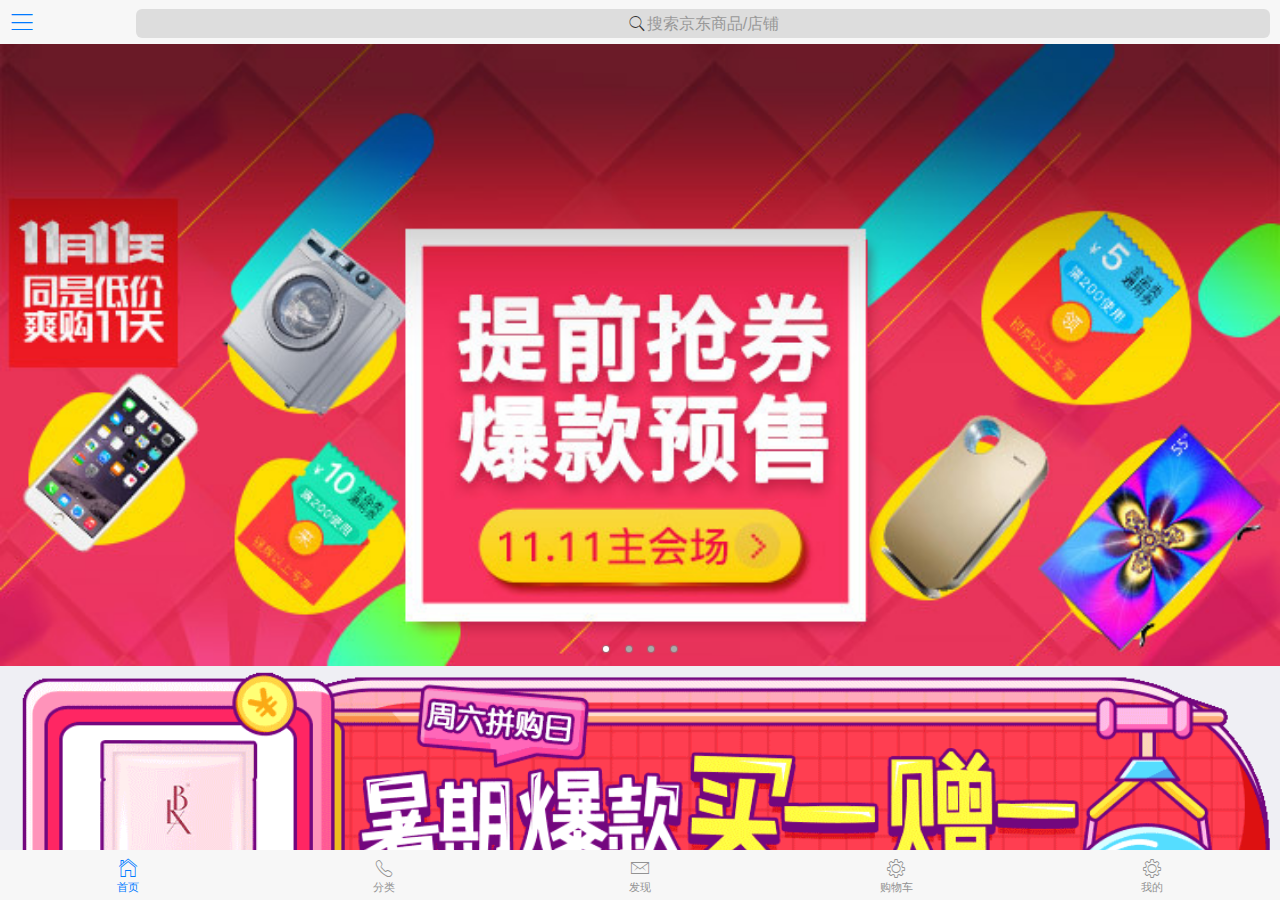
<file: JD_moblie/index.html>
<!doctype html>
<html lang="en">
<head>
	<meta charset="UTF-8" />
	<title>多快好省，购物上京东！</title>
	<meta name="viewport" content="width=device-width,initial-scale=1,minimum-scale=1,maximum-scale=1,user-scalable=no" />
	<link rel="stylesheet" type="text/css" href="css/mui.min.css"/>
	<link rel="shortcut icon" type="text/css" href="favicon.ico"/>
	
	<style type="text/css">
		
		blockquote, body, button, dd, dl, dt, fieldset, form,
				 h1, h2, h3, h4, h5, h6, hr, input, legend, li, ol, p,
				  pre, td, textarea, th, ul {
					margin: 0;
					padding: 0;
					vertical-align: baseline;
				}
				.floor-the-container{
					margin-left:.5rem;
					margin-right:.5rem;
					margin-bottom:.5rem;
					font-size: 0;
				}
				.smart_product{
					background-color: #fff;
					font-size:0;
					padding-bottom: 0;
				}
				.smart_posre{
					position: relative;
				}
				.smart_product_txt{
				box-sizing: border-box;
				height: 31px;
				font-size: 13px;
				overflow: hidden;
				text-overflow: ellipsis;
				display: -webkit-box;
				-webkit-line-clamp: 2;
				-webkit-box-orient: vertical;
				word-break: break-word;
				color: #232326;
				margin-top: 5px;
				line-height: 16px;
				margin-bottom: 3px;
				padding: 0 4px;
				}
				.smart_product_info{
					position:relative;
					height:26px;
					font-size:13px;
					overflow:hidden;
				}
				.similar_product_price{
					color: #f23030;
					display: inline-block;
					padding: 0 5px 0 4px;
					position: relative;
					top: 1px;
					height: 25px;
					line-height: 25px;
				}
				.rec-price-tag {
					border: 1px solid #e4393c;
					color: #e4393c;
					font-size: 10px;
					padding: 0 3px;
					margin-right: 5px;
		}
				.bigprice{font-size: 16px;}
				.guess-button {
					display: block;
					position: absolute;
					top: 0;
					right:5px;
					text-align: center;
					color: #686868;
					font-size: 12px;
					width: 49px;
					height: 24px;
					line-height: 25px;
			}
			.similar_lil{
				float: left;
				width: 50%;
				box-sizing: border-box;
				padding-bottom: 4px;
				padding-right:2px;
				position: relative;
			}
			.similar_lir{
				float: left;
				width: 50%;
				box-sizing: border-box;
				padding-bottom: 4px;
				padding-left:2px;
				position: relative;
			}
		
		
	</style>
</head>
<body>
	<!-- 主界面不动、菜单移动 -->
	<!-- 侧滑导航根容器 -->
	<div class="mui-off-canvas-wrap mui-draggable mui-slide-in">
	  <!-- 菜单容器 -->
	  <div class="mui-inner-wrap">
		<!-- 主页面标题 -->
		<header class="mui-bar mui-bar-nav"> 
			<a class="mui-icon mui-action-menu mui-icon-bars mui-pull-left" href="#offCanvasSide"></a>
		  
		  <div style="width: 90%; margin-top: 0.2rem; height: 100%; float: right;">
			<div class="mui-input-row mui-search">
				<input type="search" class="mui-input-clear" placeholder="搜索京东商品/店铺">
				
			</div> 	
			
		   </div>
		</header>
		
		
		<nav class="mui-bar mui-bar-tab">
			<a class="mui-tab-item mui-active" id="home">
				<span class="mui-icon mui-icon-home"></span>
				<span class="mui-tab-label">首页</span>
			</a>
			<a class="mui-tab-item" href="cal.html" id="cal">
				<span class="mui-icon mui-icon-phone"></span>
				<span class="mui-tab-label">分类</span>
			</a>
			<a class="mui-tab-item" href="more.html" id="more">
				<span class="mui-icon mui-icon-email"></span>
				<span class="mui-tab-label">发现</span>
			</a>
			<a class="mui-tab-item" href="chart.html" id="chart">
				<span class="mui-icon mui-icon-gear"></span>
				<span class="mui-tab-label">购物车</span>
			</a>
			<a class="mui-tab-item">
				<span class="mui-icon mui-icon-gear"></span>
				<span class="mui-tab-label">我的</span>
			</a>
		</nav>
		<div class="mui-content mui-scroll-wrapper">
		  <div class="mui-scroll">
			<!-- 主界面具体展示内容 -->
			<div id="slider" class="mui-slider" >
			  <div class="mui-slider-group mui-slider-loop">
				<!-- 额外增加的一个节点(循环轮播：第一个节点是最后一张轮播) -->
				<div class="mui-slider-item mui-slider-item-duplicate">
				  <a href="#">
					<img src="img/l4.jpg">
				  </a>
				</div>
				<!-- 第一张 -->
				<div class="mui-slider-item">
				  <a href="#">
					<img src="img/l1.jpg">
				  </a>
				</div>
				<!-- 第二张 -->
				<div class="mui-slider-item">
				  <a href="#">
					<img src="img/l2.jpg">
				  </a>
				</div>
				<!-- 第三张 -->
				<div class="mui-slider-item">
				  <a href="#">
					<img src="img/l3.jpg">
				  </a>
				</div>
				<!-- 第四张 -->
				<div class="mui-slider-item">
				  <a href="#">
					<img src="img/l4.jpg">
				  </a>
				</div>
				<!-- 额外增加的一个节点(循环轮播：最后一个节点是第一张轮播) -->
				<div class="mui-slider-item mui-slider-item-duplicate">
				  <a href="#">
					<img src="img/l1.jpg">
				  </a>
				</div>
			  </div>
			  <div class="mui-slider-indicator">
				<div class="mui-indicator mui-active"></div>
				<div class="mui-indicator"></div>
				<div class="mui-indicator"></div>
				<div class="mui-indicator"></div>
			  </div>
			</div>
			
			<div>
				<img style="width: 100%;height: 100%;" src="img/dd1b623aa904b1d0.gif" >
			</div>
			
			
			<ul class="mui-table-view mui-grid-view mui-grid-4">
			<li class="mui-table-view-cell mui-media mui-col-xs-2.4 mui-col-sm-3">
				<a href="#">
					<img style="width: 2rem; height: 2rem;" src="img/01e0e818a7505267.png" >
					<div class="mui-media-body" style="font-size: 10px;">京东超市</div>
				</a>
			</li>
			<li class="mui-table-view-cell mui-media mui-col-xs-2.4 mui-col-sm-3">
				<a href="#">
					<img style="width: 2rem; height: 2rem;" src="img/28cda0a571b4a576.png" >
					<div class="mui-media-body" style="font-size: 10px;" >数码电器</div>
				</a>
			</li>
			<li class="mui-table-view-cell mui-media mui-col-xs-2.4 mui-col-sm-3">
				<a href="#">
					<img style="width: 2rem; height: 2rem;" src="img/65c0cdc1362635fc.png" >
					<div class="mui-media-body" style="font-size: 10px;">京东服饰</div>
				</a>
			</li>
			<li class="mui-table-view-cell mui-media mui-col-xs-2.4 mui-col-sm-3">
				<a href="#">
					<img style="width: 2rem; height: 2rem;" src="img/43ea8051bc50d939.png" >
					<div class="mui-media-body" style="font-size: 10px;">京东生鲜</div>
				</a>
			</li>
			<li class="mui-table-view-cell mui-media mui-col-xs-2.4 mui-col-sm-3">
				<a href="#">
					<img style="width: 2rem; height: 2rem;" src="img/5ae01befN2494769f.png" >
					<div class="mui-media-body" style="font-size: 10px;">京东到家</div>
				</a>
			</li>
			<li class="mui-table-view-cell mui-media mui-col-xs-2.4 mui-col-sm-3">
				<a href="#">
					<img style="width: 2rem; height: 2rem;" src="img/5b03b74eN3541598d.png" >
					<div class="mui-media-body" style="font-size: 10px;">充值缴费</div>
				</a>
			</li>
			<li class="mui-table-view-cell mui-media mui-col-xs-2.4 mui-col-sm-3">
				<a href="#">
					<img style="width: 2rem; height: 2rem;" src="img/5b03fae3N67f78fe3.png" >
					<div class="mui-media-body" style="font-size: 10px;">9.9元拼</div>
				</a>
			</li>
			<li class="mui-table-view-cell mui-media mui-col-xs-2.4 mui-col-sm-3">
				<a href="#">
					<img style="width: 2rem; height: 2rem;" src="img/016033c7ef3e0c6c.png" >
					<div class="mui-media-body" style="font-size: 10px;">海国全球</div>
				</a>
			</li><li class="mui-table-view-cell mui-media mui-col-xs-2.4 mui-col-sm-3">
				<a href="#">
					<img style="width: 2rem; height: 2rem;" src="img/5b03b779N5c0b196f.png" >
					<div class="mui-media-body" style="font-size: 10px;">京东拍卖</div>
				</a>
			</li>
			<li class="mui-table-view-cell mui-media mui-col-xs-2.4 mui-col-sm-3">
				<a href="#">
					<img style="width: 2rem; height: 2rem;" src="img/4792ec307a853e9f.png" >
					<div class="mui-media-body" style="font-size: 10px;">PLUS会员</div>
				</a>
			</li>
				</ul>
			
			<ul class="mui-table-view mui-grid-view">
				<li class="mui-table-view-cell mui-media mui-col-xs-6">
					<a href="#">
						<img class="mui-media-object" src="img/147aad3576c76277_png!q70.png">
						
					</a>
				</li>
				<li class="mui-table-view-cell mui-media mui-col-xs-6">
					<a href="#">
						<img class="mui-media-object" src="img/9c53e25651659d43_png!q70.png">
						
					</a>
				</li>
				
			</ul>
			
			<ul class="mui-table-view mui-grid-view">
				<img style="width: 100%;height: 2rem;" src="img/e1af43a6ea0cb5fa_png!q70.png" > 
				<li class="mui-table-view-cell mui-media mui-col-xs-3">
					<a href="#">
						<div style="
                                                    background: -webkit-linear-gradient(left,#45CAFF,#1471FB);
                                                    background: linear-gradient(90deg, #45CAFF,#1471FB);
                                                    -webkit-background-clip: text;
                                                    color: transparent;" class="mui-media-body">新春势力</div>
						<p style="font-size: .6rem; line-height: .825rem;">新春势力爆料王</p>
						<img class="mui-media-object" src="img/b69fbf56874af00d_jpg!q70.jpg">
						
					</a>
				</li>
				<li class="mui-table-view-cell mui-media mui-col-xs-3">
					<a href="#">
						<div class="mui-media-body"></div>
						<img class="mui-media-object" src="img/14c2bf435584216f_jpg!q70.jpg">
						
					</a>
				</li>
				<li class="mui-table-view-cell mui-media mui-col-xs-3">
					<a href="#">
						<div style="
                                                    background: -webkit-linear-gradient(left,#45CAFF,#1471FB);
                                                    background: linear-gradient(90deg, #45CAFF,#1471FB);
                                                    -webkit-background-clip: text;
                                                    color: transparent;" class="mui-media-body">家居新潮</div>
						<p style="font-size: .6rem; line-height: .825rem;">引领家居新时尚</p>
						<img class="mui-media-object" src="img/5a162e2fNf100162f_jpg!q70.jpg">
						
					</a>
				</li>
				<li class="mui-table-view-cell mui-media mui-col-xs-3">
					<a href="#">
						<div class="mui-media-body"></div>
						<img class="mui-media-object" src="img/a2e42f285225091b_jpg!q70.jpg">
						
					</a>
				</li>
				<li class="mui-table-view-cell mui-media mui-col-xs-3">
					<a href="#">
						<div style="color: rgb(0, 0, 0); background: -webkit-linear-gradient(left,#2AD396,#85BB1F);
                                                                    background: linear-gradient(90deg, #2AD396,#85BB1F);
                                                                    -webkit-background-clip: text;
                                                                    color: transparent;" class="mui-media-body">奶粉辅食</div>
						<p style="font-size: .6rem; line-height: .825rem;">A2爱他美</p>
						<img class="mui-media-object" src="img/8e48faac0df324c1_png!q70.png">
						
					</a>
				</li>
				<li class="mui-table-view-cell mui-media mui-col-xs-3">
					<a href="#">
						<div style=" background: -webkit-linear-gradient(left,#2AD396,#85BB1F);
                                                                    background: linear-gradient(90deg, #2AD396,#85BB1F);
                                                                    -webkit-background-clip: text;
                                                                    color: transparent;" class="mui-media-body">优雅足尖</div>
						<p style="font-size: .6rem; line-height: .825rem;">高挑气质神</p>
						<img class="mui-media-object" src="img/5d6024d3bc989966_jpg!q70.jpg">
						
					</a>
				</li>
				<li class="mui-table-view-cell mui-media mui-col-xs-3">
					<a href="#">
						<div style=" background: -webkit-linear-gradient(left,#2AD396,#85BB1F);
                                                                    background: linear-gradient(90deg, #2AD396,#85BB1F);
                                                                    -webkit-background-clip: text;
                                                                    color: transparent;" class="mui-media-body">唤醒时光</div>
						<p style="font-size: .6rem; line-height: .825rem;">传统厨具</p>
						<img class="mui-media-object" src="img/5cd91104Na585600e_jpg!q70.jpg">
						
					</a>
				</li>
				<li class="mui-table-view-cell mui-media mui-col-xs-3">
					<a href="#">
						<div style=" background: -webkit-linear-gradient(left,#2AD396,#85BB1F);
                                                                    background: linear-gradient(90deg, #2AD396,#85BB1F);
                                                                    -webkit-background-clip: text;
                                                                    color: transparent;" class="mui-media-body">女神进阶</div>
						<p style="font-size: .6rem; line-height: .825rem;">你本来就美</p>
						<img class="mui-media-object" src="img/411d90508ec000cc_jpg!q70.jpg">
						
					</a>
				</li>
				<img style="width: 100%;" src="img/eec779757a34e94d_png!q70.png" >
				<li class="mui-table-view-cell mui-media mui-col-xs-3">
					<a href="#">
						<div style=" background: -webkit-linear-gradient(left,#FF765C,#FF23B3);
                                                                    background: linear-gradient(90deg, #FF765C,#FF23B3);
                                                                    -webkit-background-clip: text;
                                                                    color: transparent;" class="mui-media-body">免息星球</div>
						<p style="font-size: .6rem; line-height: .825rem;">白条免息购</p>
						<img class="mui-media-object" src="img/5ce20cdcNd9cdd972_jpg!q70.jpg">
						
					</a>
				</li>
				<li class="mui-table-view-cell mui-media mui-col-xs-3">
					<a href="#">
						<div style=" background: -webkit-linear-gradient(left,#FF765C,#FF23B3);
                                                                    background: linear-gradient(90deg, #FF765C,#FF23B3);
                                                                    -webkit-background-clip: text;
                                                                    color: transparent;" class="mui-media-body">闪购</div>
						<p style="font-size: .6rem; line-height: .825rem;">品牌特卖</p>
						<img class="mui-media-object" src="img/5b614bf7Nc53c0949_png!q70.png">
						
					</a>
				</li>
				<li class="mui-table-view-cell mui-media mui-col-xs-3">
					<a href="#">
						<div style=" background: -webkit-linear-gradient(left,#FF765C,#FF23B3);
                                                                    background: linear-gradient(90deg, #FF765C,#FF23B3);
                                                                    -webkit-background-clip: text;
                                                                    color: transparent;" class="mui-media-body">品牌秒杀</div>
						<p style="font-size: .6rem; line-height: .825rem;">低价抢大牌</p>
						<img class="mui-media-object" src="img/f8d3a7164d8a4eb3_jpg!q70.jpg">
						
					</a>
				</li>
				<li class="mui-table-view-cell mui-media mui-col-xs-3">
					<a href="#">
						<div style=" background: -webkit-linear-gradient(left,#FF765C,#FF23B3);
                                                                    background: linear-gradient(90deg, #FF765C,#FF23B3);
                                                                    -webkit-background-clip: text;
                                                                    color: transparent;" class="mui-media-body">京东直播</div>
						<p style="font-size: .6rem; line-height: .825rem;">好货即刻买</p>
						<img class="mui-media-object" src="img/8b62a5e086c78d1c_png!q70.png">
						
					</a>
				</li>
				<li class="mui-table-view-cell mui-media mui-col-xs-3">
					<a href="#">
						<div style=" background: -webkit-linear-gradient(left,#FF765C,#FF23B3);
                                                                    background: linear-gradient(90deg, #FF765C,#FF23B3);
                                                                    -webkit-background-clip: text;
                                                                    color: transparent;" class="mui-media-body">排行榜</div>
						<p style="font-size: .6rem; line-height: .825rem;">销量排行...</p>
						<img class="mui-media-object" src="img/13aac3e0bb1b4e55_png!q70.png">
						
					</a>
				</li>
				<li class="mui-table-view-cell mui-media mui-col-xs-3">
					<a href="#">
						<div style=" background: -webkit-linear-gradient(left,#00C2AB,#3E94FF);
                                                                    background: linear-gradient(90deg, #00C2AB,#3E94FF);
                                                                    -webkit-background-clip: text;
                                                                    color: transparent;" class="mui-media-body">拍拍好物</div>
						<p style="font-size: .6rem; line-height: .825rem;">二手优品</p>
						<img class="mui-media-object" src="img/47b686712510d44e_png!q70.png">
						
					</a>
				</li>
				<li class="mui-table-view-cell mui-media mui-col-xs-3">
					<a href="#">
						<div style=" background: -webkit-linear-gradient(left,#FF765C,#FF23B3);
                                                                    background: linear-gradient(90deg, #FF765C,#FF23B3);
                                                                    -webkit-background-clip: text;
                                                                    color: transparent;" class="mui-media-body">新品首发</div>
						<p style="font-size: .6rem; line-height: .825rem;">华为P30</p>
						<img class="mui-media-object" src="img/e48679e904c29d30_jpg!q70.jpg">
						
					</a>
				</li>
				<li class="mui-table-view-cell mui-media mui-col-xs-3">
					<a href="#">
						<div style=" background: -webkit-linear-gradient(left,#2AD396,#85BB1F);
                                                                    background: linear-gradient(90deg, #2AD396,#85BB1F);
                                                                    -webkit-background-clip: text;
                                                                    color: transparent;" class="mui-media-body">发现好货</div>
						<p style="font-size: .6rem; line-height: .825rem;">教你买买买</p>
						<img class="mui-media-object" src="img/4720dc4079dd568b_jpg!q70.jpg">
						
					</a>
				</li>
			</ul>
			<img style="width: 100%;" src="img/88174b36f85283b6.png" >
			<div class="mui-content">
				<div class="floor-the-container">
					<ul>
						<li class="similar_lil">
							<a>
								<div class="smart_product">
									<div class="smart_posre">
										<img style="opacity: 1;width: 149px; height: 149px;" src="img/t1.jpg"/>
									</div>
									<span class="smart_product_txt">
									LS 无线键盘鼠标套装 无线键盘 蓝牙键盘充电 苹果笔记本电脑台式机一体机 静音办公便携小 无线键盘-蓝牙充电款(带iPad卡槽)                         
									</span>
									<p class="smart_product_info">
										<span class="similar_product_price">
											¥&nbsp;
											<span class="bigprice">148</span>
										</span>
										<span class="rec-price-tag">满减</span>
										<span class="guess_button">看相似</span>
									</p>
								</div>
							</a>
						</li>
						
						<li class="similar_lir">
							<a>
								<div class="smart_product">
									<div class="smart_posre">
										<img style="opacity: 1;width: 149px; height: 149px;" src="img/t2.jpg"/>
									</div>
									<span class="smart_product_txt">
									荣耀20 4800万超广角AI四摄 3200W美颜自拍 麒麟Kirin980全网通版8GB+128GB 幻影蓝 移动联通电信4G全面屏                         
									</span>
									<p class="smart_product_info">
										<span class="similar_product_price">
											¥&nbsp;
											<span class="bigprice">2699</span>
										</span>
										<span class="rec-price-tag">新品</span>
										<span class="guess_button">看相似</span>
									</p>
								</div>
							</a>
						</li>
						
						<li class="similar_lil">
							<a>
								<div class="smart_product">
									<div class="smart_posre">
										<img style="opacity: 1;width: 149px; height: 149px;" src="img/t3.jpg"/>
									</div>
									<span class="smart_product_txt">
									GOODSKY电动吸黑头仪器 毛孔清洁黑头吸出器导出黑头美容洁面仪 X7液晶屏黑头仪                         
									</span>
									<p class="smart_product_info">
										<span class="similar_product_price">
											¥&nbsp;
											<span class="bigprice">148</span>
										</span>
										<span class="rec-price-tag">满减</span>
										<span class="guess_button">看相似</span>
									</p>
								</div>
							</a>
						</li>
						<li class="similar_lir">
							<a>
								<div class="smart_product">
									<div class="smart_posre">
										<img style="opacity: 1;width: 149px; height: 149px;" src="img/t4.jpg"/>
									</div>
									<span class="smart_product_txt">
									 小米90分背包经典商务双肩包笔记本电脑包15.6英寸防泼水时尚学生书包 浅灰色                           
									</span>
									<p class="smart_product_info">
										<span class="similar_product_price">
											¥&nbsp;
											<span class="bigprice">123</span>
										</span>
										<span class="rec-price-tag">满减</span>
										<span class="guess_button">看相似</span>
									</p>
								</div>
							</a>
						</li>
						
						<li class="similar_lil">
							<a>
								<div class="smart_product">
									<div class="smart_posre">
										<img style="opacity: 1;width: 149px; height: 149px;" src="img/t1.jpg"/>
									</div>
									<span class="smart_product_txt">
									LS 无线键盘鼠标套装 无线键盘 蓝牙键盘充电 苹果笔记本电脑台式机一体机 静音办公便携小 无线键盘-蓝牙充电款(带iPad卡槽)                         
									</span>
									<p class="smart_product_info">
										<span class="similar_product_price">
											¥&nbsp;
											<span class="bigprice">148</span>
										</span>
										<span class="rec-price-tag">满减</span>
										<span class="guess_button">看相似</span>
									</p>
								</div>
							</a>
						</li>
						
						<li class="similar_lir">
							<a>
								<div class="smart_product">
									<div class="smart_posre">
										<img style="opacity: 1;width: 149px; height: 149px;" src="img/t2.jpg"/>
									</div>
									<span class="smart_product_txt">
									LS 无线键盘鼠标套装 无线键盘 蓝牙键盘充电 苹果笔记本电脑台式机一体机 静音办公便携小 无线键盘-蓝牙充电款(带iPad卡槽)                         
									</span>
									<p class="smart_product_info">
										<span class="similar_product_price">
											¥&nbsp;
											<span class="bigprice">2699</span>
										</span>
										<span class="rec-price-tag">新品</span>
										<span class="guess_button">看相似</span>
									</p>
								</div>
							</a>
						</li>
						<li class="similar_lil">
							<a>
								<div class="smart_product">
									<div class="smart_posre">
										<img style="opacity: 1;width: 149px; height: 149px;" src="img/t1.jpg"/>
									</div>
									<span class="smart_product_txt">
									LS 无线键盘鼠标套装 无线键盘 蓝牙键盘充电 苹果笔记本电脑台式机一体机 静音办公便携小 无线键盘-蓝牙充电款(带iPad卡槽)                         
									</span>
									<p class="smart_product_info">
										<span class="similar_product_price">
											¥&nbsp;
											<span class="bigprice">148</span>
										</span>
										<span class="rec-price-tag">满减</span>
										<span class="guess_button">看相似</span>
									</p>
								</div>
							</a>
						</li>
						
						<li class="similar_lir">
							<a>
								<div class="smart_product">
									<div class="smart_posre">
										<img style="opacity: 1;width: 149px; height: 149px;" src="img/t2.jpg"/>
									</div>
									<span class="smart_product_txt">
									LS 无线键盘鼠标套装 无线键盘 蓝牙键盘充电 苹果笔记本电脑台式机一体机 静音办公便携小 无线键盘-蓝牙充电款(带iPad卡槽)                         
									</span>
									<p class="smart_product_info">
										<span class="similar_product_price">
											¥&nbsp;
											<span class="bigprice">2699</span>
										</span>
										<span class="rec-price-tag">新品</span>
										<span class="guess_button">看相似</span>
									</p>
								</div>
							</a>
						</li>
						<li class="similar_lil">
							<a>
								<div class="smart_product">
									<div class="smart_posre">
										<img style="opacity: 1;width: 149px; height: 149px;" src="img/t1.jpg"/>
									</div>
									<span class="smart_product_txt">
									LS 无线键盘鼠标套装 无线键盘 蓝牙键盘充电 苹果笔记本电脑台式机一体机 静音办公便携小 无线键盘-蓝牙充电款(带iPad卡槽)                         
									</span>
									<p class="smart_product_info">
										<span class="similar_product_price">
											¥&nbsp;
											<span class="bigprice">148</span>
										</span>
										<span class="rec-price-tag">满减</span>
										<span class="guess_button">看相似</span>
									</p>
								</div>
							</a>
						</li>
						
						<li class="similar_lir">
							<a>
								<div class="smart_product">
									<div class="smart_posre">
										<img style="opacity: 1;width: 149px; height: 149px;" src="img/t2.jpg"/>
									</div>
									<span class="smart_product_txt">
									LS 无线键盘鼠标套装 无线键盘 蓝牙键盘充电 苹果笔记本电脑台式机一体机 静音办公便携小 无线键盘-蓝牙充电款(带iPad卡槽)                         
									</span>
									<p class="smart_product_info">
										<span class="similar_product_price">
											¥&nbsp;
											<span class="bigprice">2699</span>
										</span>
										<span class="rec-price-tag">新品</span>
										<span class="guess_button">看相似</span>
									</p>
								</div>
							</a>
						</li>
					</ul>
				</div>
			</div>
			
		  </div>
		</div>  
		<div class="mui-off-canvas-backdrop"></div>
	  </div>
	</div>
	<script src="js/mui.js" type="text/javascript" charset="utf-8"></script>
	<script type="text/javascript">
	mui('.mui-scroll-wrapper').scroll({
		deceleration: 0.0040 //flick 减速系数，系数越大，滚动速度越慢，滚动距离越小，默认值0.0006
	});
	
		setTimeout(function(){
    var gallery = mui('.mui-slider');
    gallery.slider({
         interval:1800//自动轮播周期，若为0则不自动播放，默认为0；
    });
	
	},300)

	mui.init();
document.getElementById("cal").addEventListener('tap', function() {
	mui.openWindow({
		url: 'cal.html'
	});	
});
document.getElementById("chart").addEventListener('tap', function() {
	mui.openWindow({
		url: 'chart.html'
	});	
});
document.getElementById("more").addEventListener('tap', function() {
	mui.openWindow({
		url: 'more.html'
	});	
});

	</script>
</body>
</html>
</file>
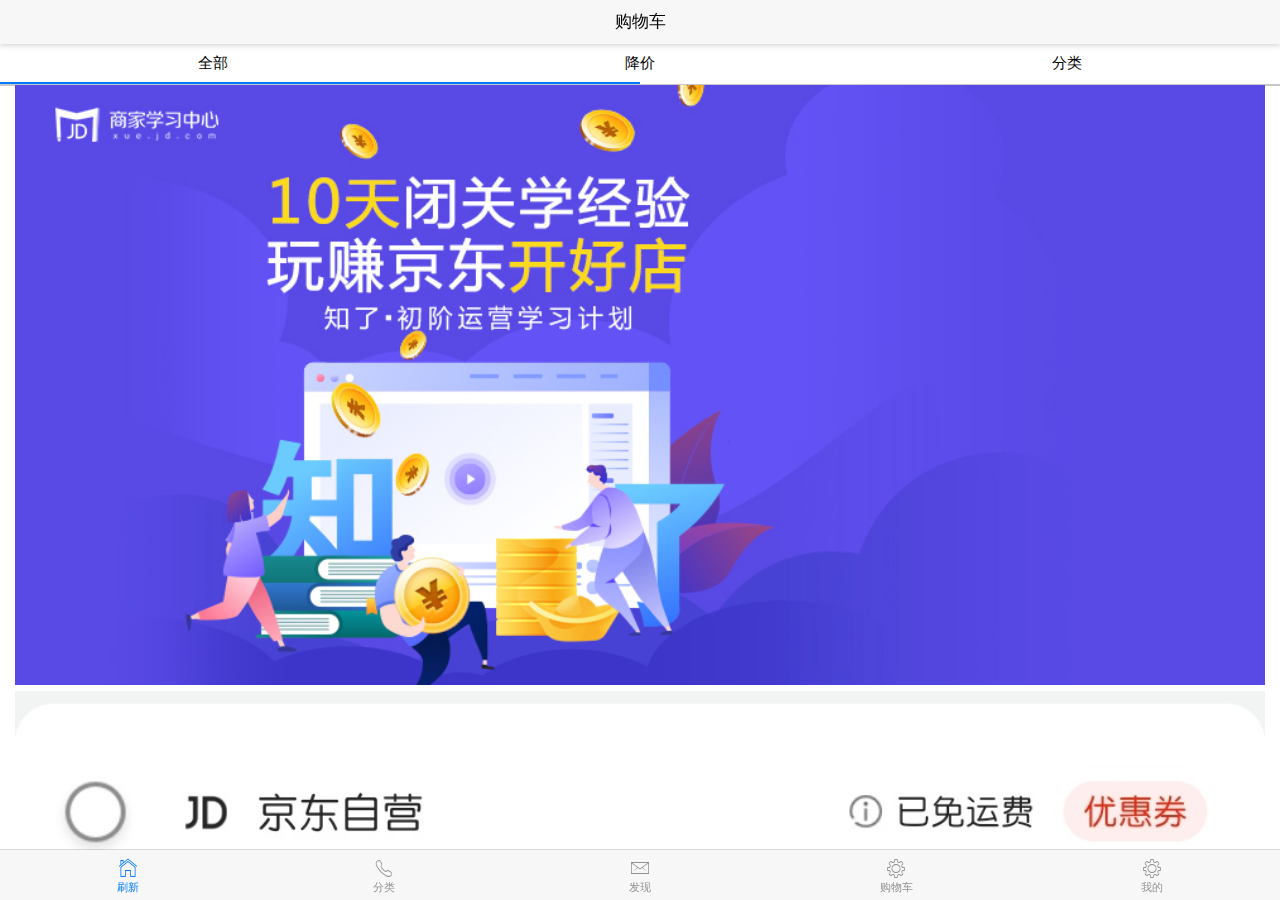
<file: JD_moblie/chart.html>
<!DOCTYPE html>
<html>
	<head>
		<meta charset="utf-8">
		<meta name="viewport" content="width=device-width,initial-scale=1,minimum-scale=1,maximum-scale=1,user-scalable=no" />
		<title></title>
		<script src="js/mui.min.js"></script>
		<link href="css/mui.min.css" rel="stylesheet" />
		<script type="text/javascript" charset="utf-8">
			mui.init();
		</script>

	</head>
	<body>
		<header class="mui-bar mui-bar-nav">
			<h1 class="mui-title">购物车</h1>
			
		</header>
		<!--下拉刷新容器-->
		<div id="refreshContainer" class="mui-content mui-scroll-wrapper">
			<div class="mui-scroll">
				<!--数据列表-->

				<ul class="mui-table-view mui-table-view-chevron">
					<div class="mui-slider" >
						<div class="mui-slider-indicator mui-segmented-control mui-segmented-control-inverted" >
							<a class="mui-control-item" href="#item1">全部</a>
							<a class="mui-control-item" href="#item2">降价</a>
							<a class="mui-control-item" href="#item2">分类</a>
						</div>

						<div id="sliderProgressBar" class="mui-slider-progress-bar mui-col-xs-6"></div>
						<div class="mui-slider-group">
							<div id="item1" class="mui-slider-item mui-control-content mui-active">
								<div id="qa1" style=" position: absolute; left: 15px; right: 15px;">

									<div id="qa1"> <img src="img/1c.jpg"></div>
									<div id="qa1"> <img src="img/2c.jpg"></div>
									<div id="qa1"> <img src="img/3c.jpg"></div>
									<div id="qa1"> <img src="img/4c.jpg"></div>
									<div id="qa1"> <img src="img/5c.jpg"></div>
								</div>
								<ul class="mui-table-view">
									<!-- <li class="mui-table-view-cell">111111111111</li>
		  				<li class="mui-table-view-cell">m</li> -->
								</ul>
							</div>
							<div id="item2" class="mui-slider-item mui-control-content">
								<div class="mui-content">
									<div id="qa2"> <img src="img/6c.jpg"></div>
									<div id="qa1"> <img src="img/7c.jpg"></div>
									<div id="qa1"> <img src="img/5c.jpg"></div>
									<div id="qa1"> <img src="img/8c.jpg"></div>
									<div id="qa1"> <img src="img/3c.jpg"></div>
								</div>
								<ul class="mui-table-view">
									<!-- <li class="mui-table-view-cell">22222222222</li>
		  				<li class="mui-table-view-cell">第2个选项卡子项</li> -->
								</ul>
							</div>
							<div id="item3" class="mui-slider-item mui-control-content">
								<div id="qa3">
									<div id="qa3"> <img src="img/3c.jpg"></div>
									<div id="qa1"> <img src="img/2c.jpg"></div>
									<div id="qa1"> <img src="img/1c.jpg"></div>
									<div id="qa1"> <img src="img/4c.jpg"></div>
									<div id="qa1"> <img src="img/7c.jpg"></div>
								</div>
								<ul class="mui-table-view">
									<!-- <li class="mui-table-view-cell">3333333333</li>
						<li class="mui-table-view-cell">第3个选项卡子项</li> -->
								</ul>
							</div>
						</div>
					</div>
				</ul>
			</div>
		</div>

		________________________________________________________________
		<nav class="mui-bar mui-bar-tab">
			<a class="mui-tab-item mui-active">
				<span class="mui-icon mui-icon-home"></span>
				<span class="mui-tab-label">刷新</span>
			</a>
			<a class="mui-tab-item">
				<span class="mui-icon mui-icon-phone"></span>
				<span class="mui-tab-label">分类</span>
			</a>
			<a class="mui-tab-item">
				<span class="mui-icon mui-icon-email"></span>
				<span class="mui-tab-label">发现</span>
			</a>
			<a class="mui-tab-item">
				<span class="mui-icon mui-icon-gear"></span>
				<span class="mui-tab-label">购物车</span>
			</a>
			<a class="mui-tab-item">
				<span class="mui-icon mui-icon-gear"></span>
				<span class="mui-tab-label">我的</span>
			</a>
		</nav>

	</body>
	<script type="text/javascript" charset="utf-8">
		mui.init();
		mui('.mui-scroll-wrapper').scroll({
			deceleration: 0.0005 //flick 减速系数，系数越大，滚动速度越慢，滚动距离越小，默认值0.0006
		});
	</script>
</html>
</file>
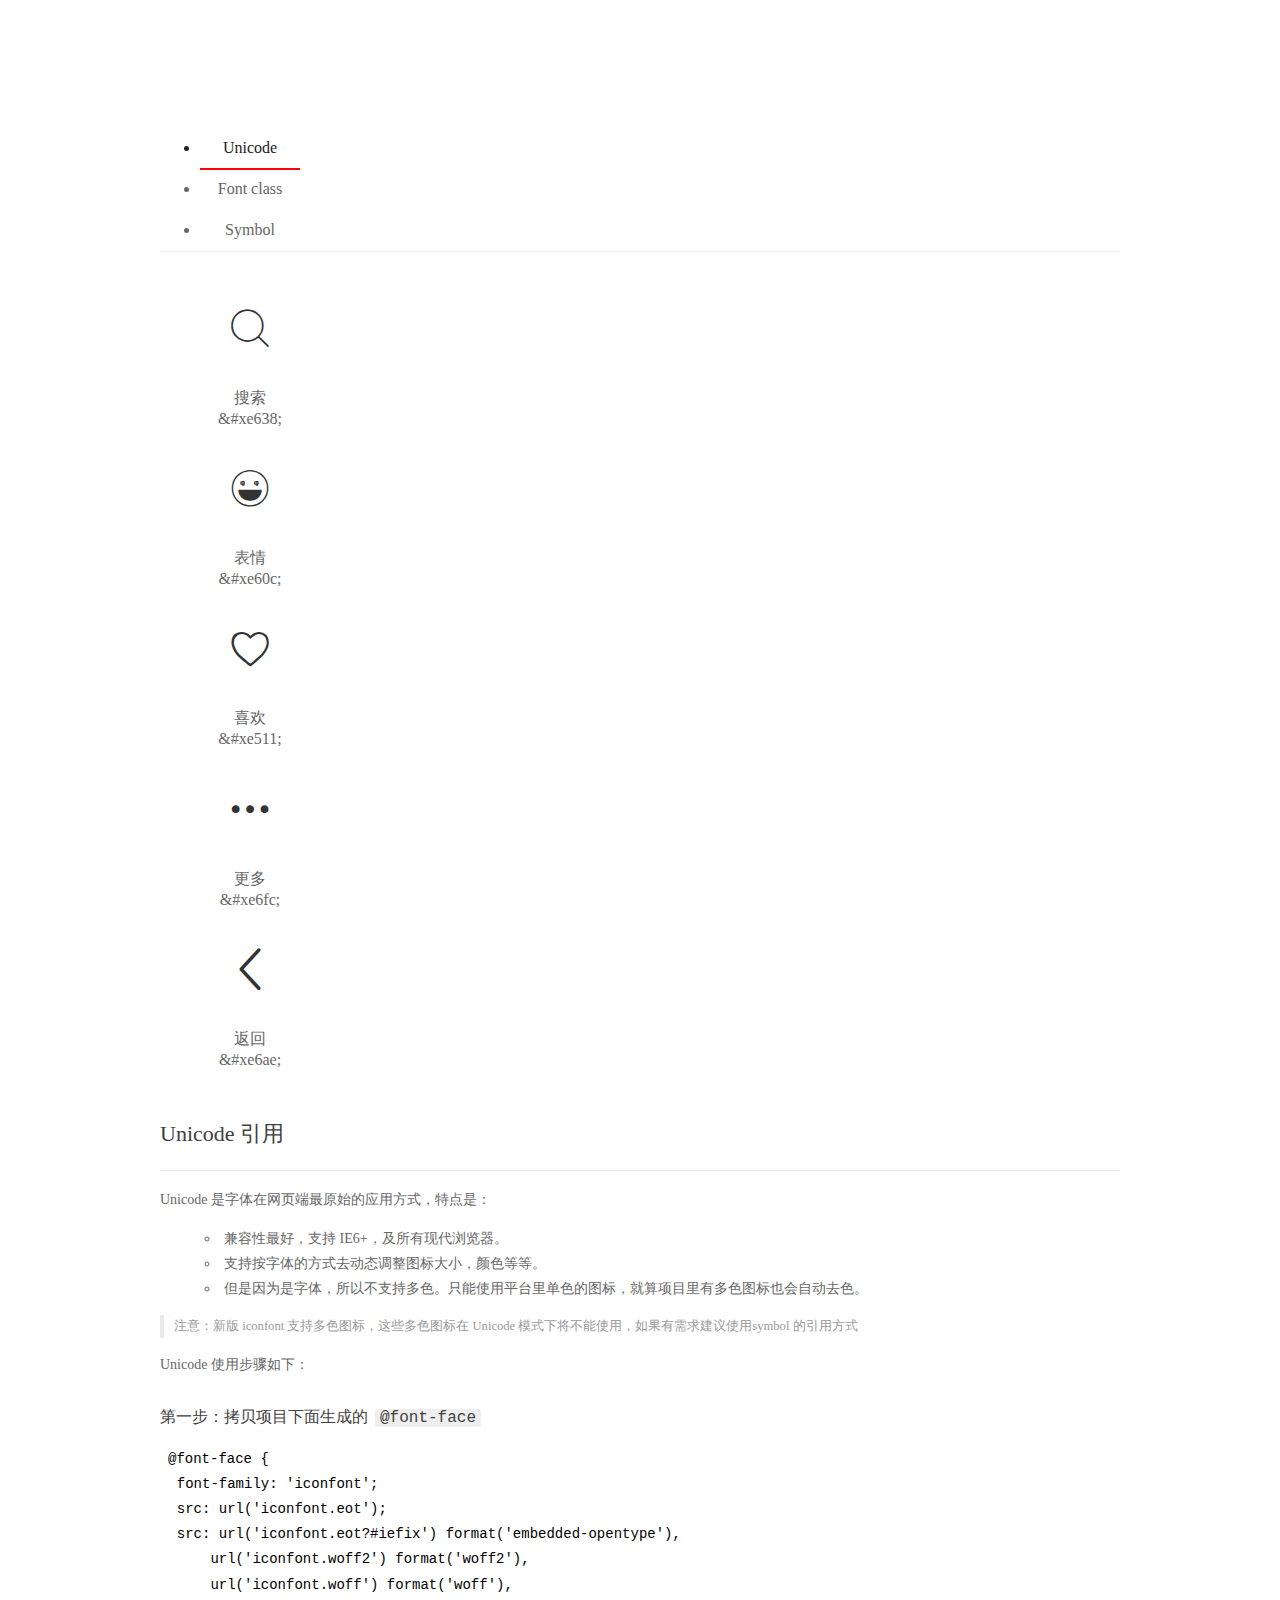
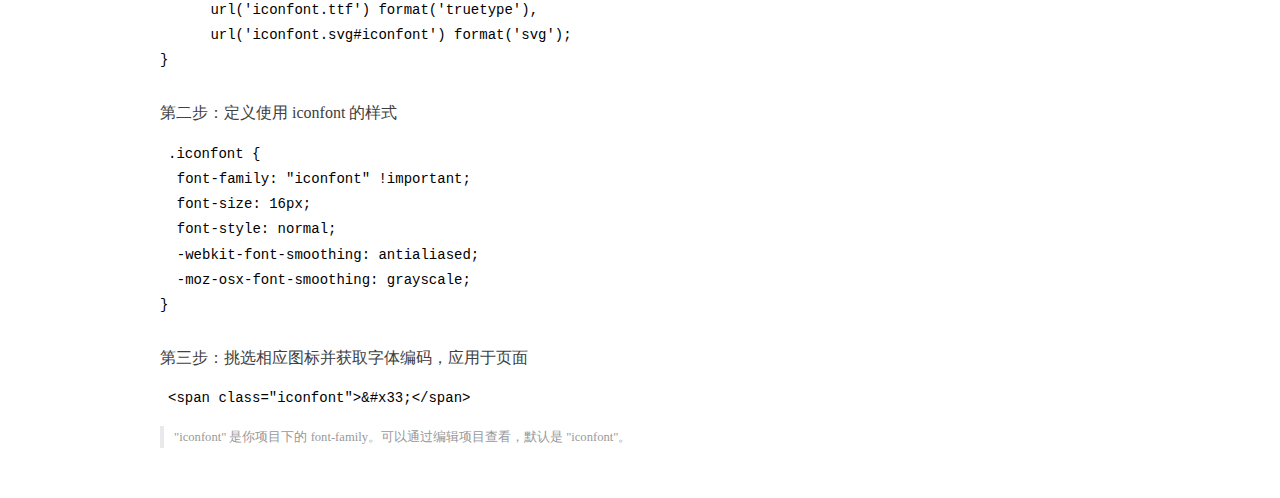
<file: JD_moblie/icon-font/demo_index.html>
<!DOCTYPE html>
<html>
<head>
  <meta charset="utf-8"/>
  <title>IconFont Demo</title>
  <link rel="shortcut icon" href="https://gtms04.alicdn.com/tps/i4/TB1_oz6GVXXXXaFXpXXJDFnIXXX-64-64.ico" type="image/x-icon"/>
  <link rel="stylesheet" href="https://g.alicdn.com/thx/cube/1.3.2/cube.min.css">
  <link rel="stylesheet" href="demo.css">
  <link rel="stylesheet" href="iconfont.css">
  <script src="iconfont.js"></script>
  <!-- jQuery -->
  <script src="https://a1.alicdn.com/oss/uploads/2018/12/26/7bfddb60-08e8-11e9-9b04-53e73bb6408b.js"></script>
  <!-- 代码高亮 -->
  <script src="https://a1.alicdn.com/oss/uploads/2018/12/26/a3f714d0-08e6-11e9-8a15-ebf944d7534c.js"></script>
</head>
<body>
  <div class="main">
    <h1 class="logo"><a href="https://www.iconfont.cn/" title="iconfont 首页" target="_blank">&#xe86b;</a></h1>
    <div class="nav-tabs">
      <ul id="tabs" class="dib-box">
        <li class="dib active"><span>Unicode</span></li>
        <li class="dib"><span>Font class</span></li>
        <li class="dib"><span>Symbol</span></li>
      </ul>
      
    </div>
    <div class="tab-container">
      <div class="content unicode" style="display: block;">
          <ul class="icon_lists dib-box">
          
            <li class="dib">
              <span class="icon iconfont">&#xe638;</span>
                <div class="name">搜索</div>
                <div class="code-name">&amp;#xe638;</div>
              </li>
          
            <li class="dib">
              <span class="icon iconfont">&#xe60c;</span>
                <div class="name">表情</div>
                <div class="code-name">&amp;#xe60c;</div>
              </li>
          
            <li class="dib">
              <span class="icon iconfont">&#xe511;</span>
                <div class="name">喜欢</div>
                <div class="code-name">&amp;#xe511;</div>
              </li>
          
            <li class="dib">
              <span class="icon iconfont">&#xe6fc;</span>
                <div class="name">更多</div>
                <div class="code-name">&amp;#xe6fc;</div>
              </li>
          
            <li class="dib">
              <span class="icon iconfont">&#xe6ae;</span>
                <div class="name">返回</div>
                <div class="code-name">&amp;#xe6ae;</div>
              </li>
          
          </ul>
          <div class="article markdown">
          <h2 id="unicode-">Unicode 引用</h2>
          <hr>

          <p>Unicode 是字体在网页端最原始的应用方式，特点是：</p>
          <ul>
            <li>兼容性最好，支持 IE6+，及所有现代浏览器。</li>
            <li>支持按字体的方式去动态调整图标大小，颜色等等。</li>
            <li>但是因为是字体，所以不支持多色。只能使用平台里单色的图标，就算项目里有多色图标也会自动去色。</li>
          </ul>
          <blockquote>
            <p>注意：新版 iconfont 支持多色图标，这些多色图标在 Unicode 模式下将不能使用，如果有需求建议使用symbol 的引用方式</p>
          </blockquote>
          <p>Unicode 使用步骤如下：</p>
          <h3 id="-font-face">第一步：拷贝项目下面生成的 <code>@font-face</code></h3>
<pre><code class="language-css"
>@font-face {
  font-family: 'iconfont';
  src: url('iconfont.eot');
  src: url('iconfont.eot?#iefix') format('embedded-opentype'),
      url('iconfont.woff2') format('woff2'),
      url('iconfont.woff') format('woff'),
      url('iconfont.ttf') format('truetype'),
      url('iconfont.svg#iconfont') format('svg');
}
</code></pre>
          <h3 id="-iconfont-">第二步：定义使用 iconfont 的样式</h3>
<pre><code class="language-css"
>.iconfont {
  font-family: "iconfont" !important;
  font-size: 16px;
  font-style: normal;
  -webkit-font-smoothing: antialiased;
  -moz-osx-font-smoothing: grayscale;
}
</code></pre>
          <h3 id="-">第三步：挑选相应图标并获取字体编码，应用于页面</h3>
<pre>
<code class="language-html"
>&lt;span class="iconfont"&gt;&amp;#x33;&lt;/span&gt;
</code></pre>
          <blockquote>
            <p>"iconfont" 是你项目下的 font-family。可以通过编辑项目查看，默认是 "iconfont"。</p>
          </blockquote>
          </div>
      </div>
      <div class="content font-class">
        <ul class="icon_lists dib-box">
          
          <li class="dib">
            <span class="icon iconfont icon-iconset0157"></span>
            <div class="name">
              搜索
            </div>
            <div class="code-name">.icon-iconset0157
            </div>
          </li>
          
          <li class="dib">
            <span class="icon iconfont icon-biaoqing"></span>
            <div class="name">
              表情
            </div>
            <div class="code-name">.icon-biaoqing
            </div>
          </li>
          
          <li class="dib">
            <span class="icon iconfont icon-xihuan"></span>
            <div class="name">
              喜欢
            </div>
            <div class="code-name">.icon-xihuan
            </div>
          </li>
          
          <li class="dib">
            <span class="icon iconfont icon-gengduo"></span>
            <div class="name">
              更多
            </div>
            <div class="code-name">.icon-gengduo
            </div>
          </li>
          
          <li class="dib">
            <span class="icon iconfont icon-fanhui"></span>
            <div class="name">
              返回
            </div>
            <div class="code-name">.icon-fanhui
            </div>
          </li>
          
        </ul>
        <div class="article markdown">
        <h2 id="font-class-">font-class 引用</h2>
        <hr>

        <p>font-class 是 Unicode 使用方式的一种变种，主要是解决 Unicode 书写不直观，语意不明确的问题。</p>
        <p>与 Unicode 使用方式相比，具有如下特点：</p>
        <ul>
          <li>兼容性良好，支持 IE8+，及所有现代浏览器。</li>
          <li>相比于 Unicode 语意明确，书写更直观。可以很容易分辨这个 icon 是什么。</li>
          <li>因为使用 class 来定义图标，所以当要替换图标时，只需要修改 class 里面的 Unicode 引用。</li>
          <li>不过因为本质上还是使用的字体，所以多色图标还是不支持的。</li>
        </ul>
        <p>使用步骤如下：</p>
        <h3 id="-fontclass-">第一步：引入项目下面生成的 fontclass 代码：</h3>
<pre><code class="language-html">&lt;link rel="stylesheet" href="./iconfont.css"&gt;
</code></pre>
        <h3 id="-">第二步：挑选相应图标并获取类名，应用于页面：</h3>
<pre><code class="language-html">&lt;span class="iconfont icon-xxx"&gt;&lt;/span&gt;
</code></pre>
        <blockquote>
          <p>"
            iconfont" 是你项目下的 font-family。可以通过编辑项目查看，默认是 "iconfont"。</p>
        </blockquote>
      </div>
      </div>
      <div class="content symbol">
          <ul class="icon_lists dib-box">
          
            <li class="dib">
                <svg class="icon svg-icon" aria-hidden="true">
                  <use xlink:href="#icon-iconset0157"></use>
                </svg>
                <div class="name">搜索</div>
                <div class="code-name">#icon-iconset0157</div>
            </li>
          
            <li class="dib">
                <svg class="icon svg-icon" aria-hidden="true">
                  <use xlink:href="#icon-biaoqing"></use>
                </svg>
                <div class="name">表情</div>
                <div class="code-name">#icon-biaoqing</div>
            </li>
          
            <li class="dib">
                <svg class="icon svg-icon" aria-hidden="true">
                  <use xlink:href="#icon-xihuan"></use>
                </svg>
                <div class="name">喜欢</div>
                <div class="code-name">#icon-xihuan</div>
            </li>
          
            <li class="dib">
                <svg class="icon svg-icon" aria-hidden="true">
                  <use xlink:href="#icon-gengduo"></use>
                </svg>
                <div class="name">更多</div>
                <div class="code-name">#icon-gengduo</div>
            </li>
          
            <li class="dib">
                <svg class="icon svg-icon" aria-hidden="true">
                  <use xlink:href="#icon-fanhui"></use>
                </svg>
                <div class="name">返回</div>
                <div class="code-name">#icon-fanhui</div>
            </li>
          
          </ul>
          <div class="article markdown">
          <h2 id="symbol-">Symbol 引用</h2>
          <hr>

          <p>这是一种全新的使用方式，应该说这才是未来的主流，也是平台目前推荐的用法。相关介绍可以参考这篇<a href="">文章</a>
            这种用法其实是做了一个 SVG 的集合，与另外两种相比具有如下特点：</p>
          <ul>
            <li>支持多色图标了，不再受单色限制。</li>
            <li>通过一些技巧，支持像字体那样，通过 <code>font-size</code>, <code>color</code> 来调整样式。</li>
            <li>兼容性较差，支持 IE9+，及现代浏览器。</li>
            <li>浏览器渲染 SVG 的性能一般，还不如 png。</li>
          </ul>
          <p>使用步骤如下：</p>
          <h3 id="-symbol-">第一步：引入项目下面生成的 symbol 代码：</h3>
<pre><code class="language-html">&lt;script src="./iconfont.js"&gt;&lt;/script&gt;
</code></pre>
          <h3 id="-css-">第二步：加入通用 CSS 代码（引入一次就行）：</h3>
<pre><code class="language-html">&lt;style&gt;
.icon {
  width: 1em;
  height: 1em;
  vertical-align: -0.15em;
  fill: currentColor;
  overflow: hidden;
}
&lt;/style&gt;
</code></pre>
          <h3 id="-">第三步：挑选相应图标并获取类名，应用于页面：</h3>
<pre><code class="language-html">&lt;svg class="icon" aria-hidden="true"&gt;
  &lt;use xlink:href="#icon-xxx"&gt;&lt;/use&gt;
&lt;/svg&gt;
</code></pre>
          </div>
      </div>

    </div>
  </div>
  <script>
  $(document).ready(function () {
      $('.tab-container .content:first').show()

      $('#tabs li').click(function (e) {
        var tabContent = $('.tab-container .content')
        var index = $(this).index()

        if ($(this).hasClass('active')) {
          return
        } else {
          $('#tabs li').removeClass('active')
          $(this).addClass('active')

          tabContent.hide().eq(index).fadeIn()
        }
      })
    })
  </script>
</body>
</html>
</file>
<file: JD_moblie/icon-font/demo.css>
/* Logo 字体 */
@font-face {
  font-family: "iconfont logo";
  src: url('https://at.alicdn.com/t/font_985780_km7mi63cihi.eot?t=1545807318834');
  src: url('https://at.alicdn.com/t/font_985780_km7mi63cihi.eot?t=1545807318834#iefix') format('embedded-opentype'),
    url('https://at.alicdn.com/t/font_985780_km7mi63cihi.woff?t=1545807318834') format('woff'),
    url('https://at.alicdn.com/t/font_985780_km7mi63cihi.ttf?t=1545807318834') format('truetype'),
    url('https://at.alicdn.com/t/font_985780_km7mi63cihi.svg?t=1545807318834#iconfont') format('svg');
}

.logo {
  font-family: "iconfont logo";
  font-size: 160px;
  font-style: normal;
  -webkit-font-smoothing: antialiased;
  -moz-osx-font-smoothing: grayscale;
}

/* tabs */
.nav-tabs {
  position: relative;
}

.nav-tabs .nav-more {
  position: absolute;
  right: 0;
  bottom: 0;
  height: 42px;
  line-height: 42px;
  color: #666;
}

#tabs {
  border-bottom: 1px solid #eee;
}

#tabs li {
  cursor: pointer;
  width: 100px;
  height: 40px;
  line-height: 40px;
  text-align: center;
  font-size: 16px;
  border-bottom: 2px solid transparent;
  position: relative;
  z-index: 1;
  margin-bottom: -1px;
  color: #666;
}


#tabs .active {
  border-bottom-color: #f00;
  color: #222;
}

.tab-container .content {
  display: none;
}

/* 页面布局 */
.main {
  padding: 30px 100px;
  width: 960px;
  margin: 0 auto;
}

.main .logo {
  color: #333;
  text-align: left;
  margin-bottom: 30px;
  line-height: 1;
  height: 110px;
  margin-top: -50px;
  overflow: hidden;
  *zoom: 1;
}

.main .logo a {
  font-size: 160px;
  color: #333;
}

.helps {
  margin-top: 40px;
}

.helps pre {
  padding: 20px;
  margin: 10px 0;
  border: solid 1px #e7e1cd;
  background-color: #fffdef;
  overflow: auto;
}

.icon_lists {
  width: 100% !important;
  overflow: hidden;
  *zoom: 1;
}

.icon_lists li {
  width: 100px;
  margin-bottom: 10px;
  margin-right: 20px;
  text-align: center;
  list-style: none !important;
  cursor: default;
}

.icon_lists li .code-name {
  line-height: 1.2;
}

.icon_lists .icon {
  display: block;
  height: 100px;
  line-height: 100px;
  font-size: 42px;
  margin: 10px auto;
  color: #333;
  -webkit-transition: font-size 0.25s linear, width 0.25s linear;
  -moz-transition: font-size 0.25s linear, width 0.25s linear;
  transition: font-size 0.25s linear, width 0.25s linear;
}

.icon_lists .icon:hover {
  font-size: 100px;
}

.icon_lists .svg-icon {
  /* 通过设置 font-size 来改变图标大小 */
  width: 1em;
  /* 图标和文字相邻时，垂直对齐 */
  vertical-align: -0.15em;
  /* 通过设置 color 来改变 SVG 的颜色/fill */
  fill: currentColor;
  /* path 和 stroke 溢出 viewBox 部分在 IE 下会显示
      normalize.css 中也包含这行 */
  overflow: hidden;
}

.icon_lists li .name,
.icon_lists li .code-name {
  color: #666;
}

/* markdown 样式 */
.markdown {
  color: #666;
  font-size: 14px;
  line-height: 1.8;
}

.highlight {
  line-height: 1.5;
}

.markdown img {
  vertical-align: middle;
  max-width: 100%;
}

.markdown h1 {
  color: #404040;
  font-weight: 500;
  line-height: 40px;
  margin-bottom: 24px;
}

.markdown h2,
.markdown h3,
.markdown h4,
.markdown h5,
.markdown h6 {
  color: #404040;
  margin: 1.6em 0 0.6em 0;
  font-weight: 500;
  clear: both;
}

.markdown h1 {
  font-size: 28px;
}

.markdown h2 {
  font-size: 22px;
}

.markdown h3 {
  font-size: 16px;
}

.markdown h4 {
  font-size: 14px;
}

.markdown h5 {
  font-size: 12px;
}

.markdown h6 {
  font-size: 12px;
}

.markdown hr {
  height: 1px;
  border: 0;
  background: #e9e9e9;
  margin: 16px 0;
  clear: both;
}

.markdown p {
  margin: 1em 0;
}

.markdown>p,
.markdown>blockquote,
.markdown>.highlight,
.markdown>ol,
.markdown>ul {
  width: 80%;
}

.markdown ul>li {
  list-style: circle;
}

.markdown>ul li,
.markdown blockquote ul>li {
  margin-left: 20px;
  padding-left: 4px;
}

.markdown>ul li p,
.markdown>ol li p {
  margin: 0.6em 0;
}

.markdown ol>li {
  list-style: decimal;
}

.markdown>ol li,
.markdown blockquote ol>li {
  margin-left: 20px;
  padding-left: 4px;
}

.markdown code {
  margin: 0 3px;
  padding: 0 5px;
  background: #eee;
  border-radius: 3px;
}

.markdown strong,
.markdown b {
  font-weight: 600;
}

.markdown>table {
  border-collapse: collapse;
  border-spacing: 0px;
  empty-cells: show;
  border: 1px solid #e9e9e9;
  width: 95%;
  margin-bottom: 24px;
}

.markdown>table th {
  white-space: nowrap;
  color: #333;
  font-weight: 600;
}

.markdown>table th,
.markdown>table td {
  border: 1px solid #e9e9e9;
  padding: 8px 16px;
  text-align: left;
}

.markdown>table th {
  background: #F7F7F7;
}

.markdown blockquote {
  font-size: 90%;
  color: #999;
  border-left: 4px solid #e9e9e9;
  padding-left: 0.8em;
  margin: 1em 0;
}

.markdown blockquote p {
  margin: 0;
}

.markdown .anchor {
  opacity: 0;
  transition: opacity 0.3s ease;
  margin-left: 8px;
}

.markdown .waiting {
  color: #ccc;
}

.markdown h1:hover .anchor,
.markdown h2:hover .anchor,
.markdown h3:hover .anchor,
.markdown h4:hover .anchor,
.markdown h5:hover .anchor,
.markdown h6:hover .anchor {
  opacity: 1;
  display: inline-block;
}

.markdown>br,
.markdown>p>br {
  clear: both;
}


.hljs {
  display: block;
  background: white;
  padding: 0.5em;
  color: #333333;
  overflow-x: auto;
}

.hljs-comment,
.hljs-meta {
  color: #969896;
}

.hljs-string,
.hljs-variable,
.hljs-template-variable,
.hljs-strong,
.hljs-emphasis,
.hljs-quote {
  color: #df5000;
}

.hljs-keyword,
.hljs-selector-tag,
.hljs-type {
  color: #a71d5d;
}

.hljs-literal,
.hljs-symbol,
.hljs-bullet,
.hljs-attribute {
  color: #0086b3;
}

.hljs-section,
.hljs-name {
  color: #63a35c;
}

.hljs-tag {
  color: #333333;
}

.hljs-title,
.hljs-attr,
.hljs-selector-id,
.hljs-selector-class,
.hljs-selector-attr,
.hljs-selector-pseudo {
  color: #795da3;
}

.hljs-addition {
  color: #55a532;
  background-color: #eaffea;
}

.hljs-deletion {
  color: #bd2c00;
  background-color: #ffecec;
}

.hljs-link {
  text-decoration: underline;
}

/* 代码高亮 */
/* PrismJS 1.15.0
https://prismjs.com/download.html#themes=prism&languages=markup+css+clike+javascript */
/**
 * prism.js default theme for JavaScript, CSS and HTML
 * Based on dabblet (http://dabblet.com)
 * @author Lea Verou
 */
code[class*="language-"],
pre[class*="language-"] {
  color: black;
  background: none;
  text-shadow: 0 1px white;
  font-family: Consolas, Monaco, 'Andale Mono', 'Ubuntu Mono', monospace;
  text-align: left;
  white-space: pre;
  word-spacing: normal;
  word-break: normal;
  word-wrap: normal;
  line-height: 1.5;

  -moz-tab-size: 4;
  -o-tab-size: 4;
  tab-size: 4;

  -webkit-hyphens: none;
  -moz-hyphens: none;
  -ms-hyphens: none;
  hyphens: none;
}

pre[class*="language-"]::-moz-selection,
pre[class*="language-"] ::-moz-selection,
code[class*="language-"]::-moz-selection,
code[class*="language-"] ::-moz-selection {
  text-shadow: none;
  background: #b3d4fc;
}

pre[class*="language-"]::selection,
pre[class*="language-"] ::selection,
code[class*="language-"]::selection,
code[class*="language-"] ::selection {
  text-shadow: none;
  background: #b3d4fc;
}

@media print {

  code[class*="language-"],
  pre[class*="language-"] {
    text-shadow: none;
  }
}

/* Code blocks */
pre[class*="language-"] {
  padding: 1em;
  margin: .5em 0;
  overflow: auto;
}

:not(pre)>code[class*="language-"],
pre[class*="language-"] {
  background: #f5f2f0;
}

/* Inline code */
:not(pre)>code[class*="language-"] {
  padding: .1em;
  border-radius: .3em;
  white-space: normal;
}

.token.comment,
.token.prolog,
.token.doctype,
.token.cdata {
  color: slategray;
}

.token.punctuation {
  color: #999;
}

.namespace {
  opacity: .7;
}

.token.property,
.token.tag,
.token.boolean,
.token.number,
.token.constant,
.token.symbol,
.token.deleted {
  color: #905;
}

.token.selector,
.token.attr-name,
.token.string,
.token.char,
.token.builtin,
.token.inserted {
  color: #690;
}

.token.operator,
.token.entity,
.token.url,
.language-css .token.string,
.style .token.string {
  color: #9a6e3a;
  background: hsla(0, 0%, 100%, .5);
}

.token.atrule,
.token.attr-value,
.token.keyword {
  color: #07a;
}

.token.function,
.token.class-name {
  color: #DD4A68;
}

.token.regex,
.token.important,
.token.variable {
  color: #e90;
}

.token.important,
.token.bold {
  font-weight: bold;
}

.token.italic {
  font-style: italic;
}

.token.entity {
  cursor: help;
}
</file>
<file: JD_moblie/icon-font/iconfont.css>
@font-face {font-family: "iconfont";
  src: url('iconfont.eot?t=1562987287320'); /* IE9 */
  src: url('iconfont.eot?t=1562987287320#iefix') format('embedded-opentype'), /* IE6-IE8 */
  url('[data-uri]') format('woff2'),
  url('iconfont.woff?t=1562987287320') format('woff'),
  url('iconfont.ttf?t=1562987287320') format('truetype'), /* chrome, firefox, opera, Safari, Android, iOS 4.2+ */
  url('iconfont.svg?t=1562987287320#iconfont') format('svg'); /* iOS 4.1- */
}

.iconfont {
  font-family: "iconfont" !important;
  font-size: 16px;
  font-style: normal;
  -webkit-font-smoothing: antialiased;
  -moz-osx-font-smoothing: grayscale;
}

.icon-iconset0157:before {
  content: "\e638";
}

.icon-biaoqing:before {
  content: "\e60c";
}

.icon-xihuan:before {
  content: "\e511";
}

.icon-gengduo:before {
  content: "\e6fc";
}

.icon-fanhui:before {
  content: "\e6ae";
}
</file>
